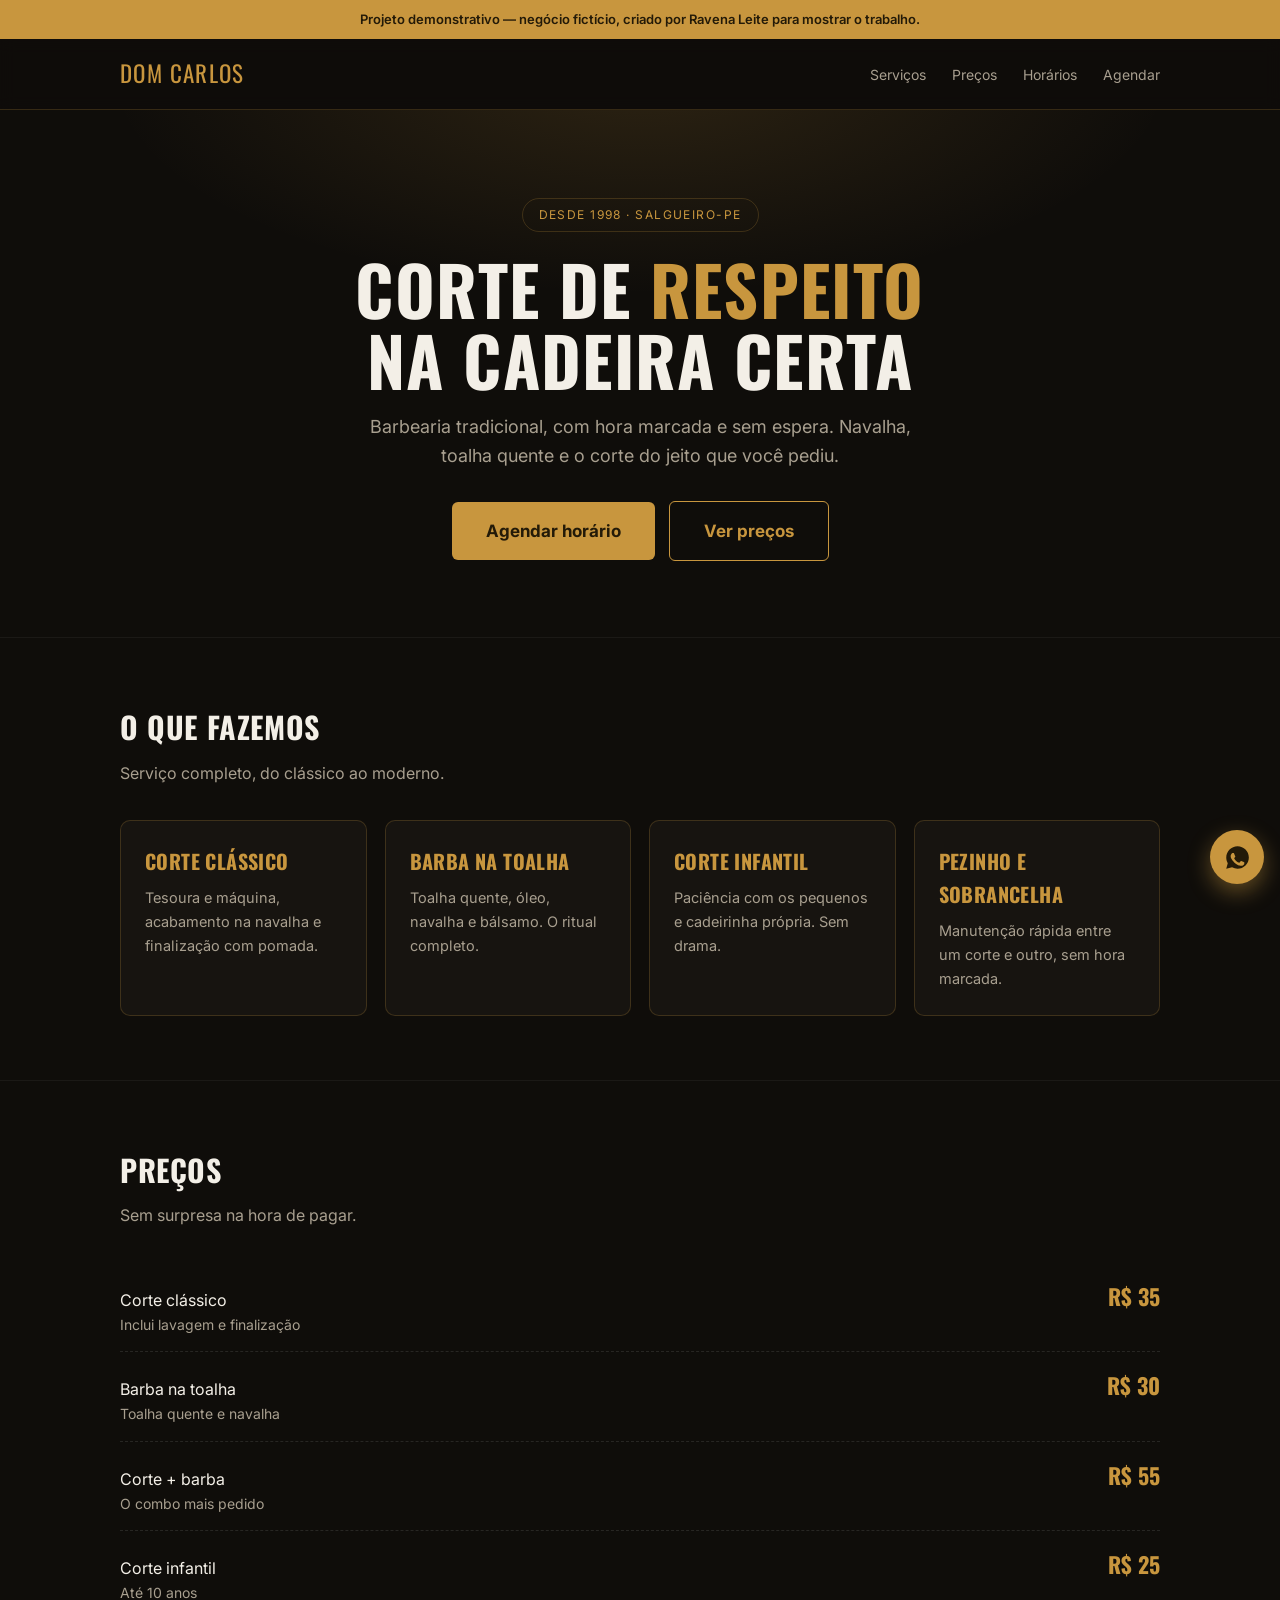
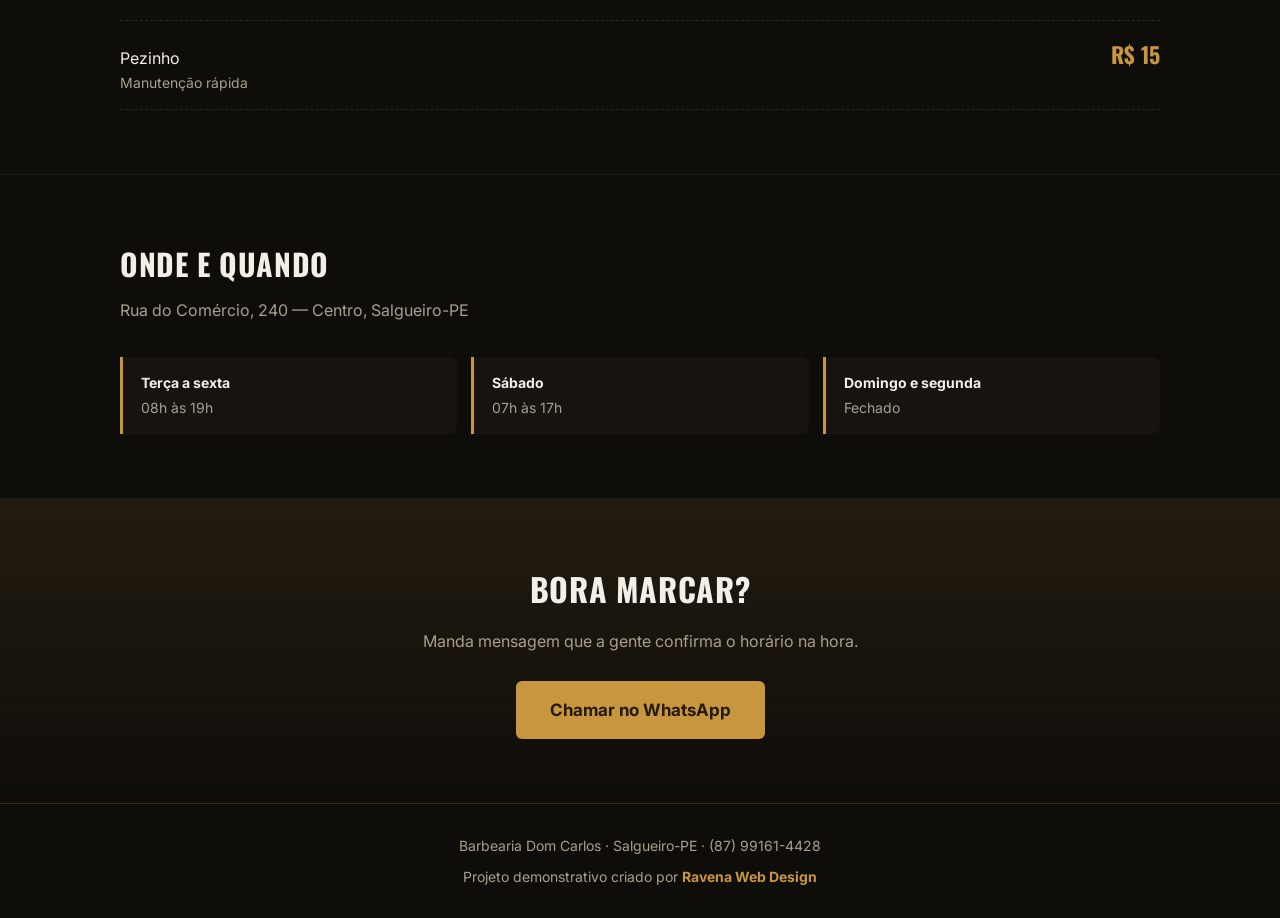
<file: demos/barbearia-dom-carlos.html>
<!DOCTYPE html>
<html lang="pt-BR">
<head>
<meta charset="UTF-8">
<meta name="viewport" content="width=device-width, initial-scale=1.0">
<title>Barbearia Dom Carlos | Corte e Barba em Salgueiro-PE</title>
<meta name="description" content="Barbearia tradicional em Salgueiro-PE. Corte, barba e navalha com hora marcada. Agende pelo WhatsApp.">

<!-- Projeto demonstrativo: fora do índice do Google para não ser confundido com negócio real -->
<meta name="robots" content="noindex, nofollow">

<!-- Pré-visualização ao compartilhar o link no WhatsApp e redes -->
<meta property="og:type" content="website">
<meta property="og:locale" content="pt_BR">
<meta property="og:title" content="Barbearia Dom Carlos | Salgueiro-PE">
<meta property="og:description" content="Corte, barba e navalha com hora marcada. Agende pelo WhatsApp.">
<meta property="og:url" content="https://ravena-web-design-oficial.netlify.app/demos/barbearia-dom-carlos.html">
<meta property="og:image" content="https://ravena-web-design-oficial.netlify.app/demos/og-barbearia.png">
<meta property="og:image:width" content="1200">
<meta property="og:image:height" content="630">
<meta name="twitter:card" content="summary_large_image">
<meta name="twitter:title" content="Barbearia Dom Carlos | Salgueiro-PE">
<meta name="twitter:image" content="https://ravena-web-design-oficial.netlify.app/demos/og-barbearia.png">
<link rel="canonical" href="https://ravena-web-design-oficial.netlify.app/demos/barbearia-dom-carlos.html">
<meta name="theme-color" content="#0f0d0a">
<link rel="preconnect" href="https://fonts.googleapis.com">
<link rel="preconnect" href="https://fonts.gstatic.com" crossorigin>
<link href="https://fonts.googleapis.com/css2?family=Inter:wght@400;500;600;700&family=Oswald:wght@500;700&display=swap" rel="stylesheet">
<style>
  :root{
    --bg:#0f0d0a; --surface:#171410; --gold:#c8963e; --gold-claro:#e0b055;
    --gold-rgb:200,150,62; --texto:#f3efe7; --suave:#a89f8f; --linha:rgba(200,150,62,.22);
  }
  *{margin:0;padding:0;box-sizing:border-box}
  html{scroll-behavior:smooth}
  body{background:var(--bg);color:var(--texto);font-family:'Inter',sans-serif;line-height:1.65;-webkit-tap-highlight-color:transparent}
  h1,h2,h3{font-family:'Oswald',sans-serif;font-weight:700;letter-spacing:.02em;text-transform:uppercase}
  .container{max-width:1080px;margin:0 auto;padding:0 20px}
  a{color:inherit}

  .aviso{background:var(--gold);color:#231a08;text-align:center;padding:9px 16px;font-size:13px;font-weight:600}

  header{border-bottom:1px solid var(--linha);background:rgba(15,13,10,.92);position:sticky;top:0;z-index:20;backdrop-filter:blur(8px);-webkit-backdrop-filter:blur(8px)}
  .barra{display:flex;align-items:center;justify-content:space-between;gap:16px;padding:16px 20px;max-width:1080px;margin:0 auto}
  .logo{font-family:'Oswald',sans-serif;font-size:23px;color:var(--gold);text-transform:uppercase;letter-spacing:.06em}
  nav a{margin-left:22px;font-size:14px;color:var(--suave);text-decoration:none}
  nav a:hover{color:var(--gold-claro)}
  @media(max-width:640px){nav{display:none}}

  .hero{padding:88px 0 76px;text-align:center;background:
    radial-gradient(760px 320px at 50% -40px, rgba(var(--gold-rgb),.16), transparent 70%)}
  .selo{display:inline-block;border:1px solid var(--linha);color:var(--gold);border-radius:40px;padding:6px 16px;font-size:12px;letter-spacing:.12em;text-transform:uppercase;margin-bottom:22px}
  .hero h1{font-size:clamp(38px,7vw,68px);line-height:1.04;margin-bottom:16px}
  .hero h1 span{color:var(--gold)}
  .hero p{color:var(--suave);font-size:18px;max-width:52ch;margin:0 auto 30px}

  .btn{display:inline-block;background:var(--gold);color:#231a08;font-weight:700;font-size:17px;padding:15px 34px;border-radius:6px;text-decoration:none;transition:.25s}
  .btn:hover{background:var(--gold-claro);transform:translateY(-2px)}
  .btn-vazado{background:transparent;color:var(--gold);border:1px solid var(--gold);margin-left:10px}
  .btn-vazado:hover{background:rgba(var(--gold-rgb),.12);color:var(--gold-claro)}

  section{padding:64px 0;border-top:1px solid rgba(255,255,255,.05)}
  .titulo{font-size:30px;margin-bottom:8px}
  .sub{color:var(--suave);margin-bottom:34px}

  .grade{display:grid;grid-template-columns:repeat(auto-fit,minmax(230px,1fr));gap:18px}
  .card{background:var(--surface);border:1px solid var(--linha);border-radius:10px;padding:24px;transition:.25s}
  .card:hover{transform:translateY(-4px);border-color:rgba(var(--gold-rgb),.55)}
  .card h3{font-size:20px;color:var(--gold);margin-bottom:8px}
  .card p{color:var(--suave);font-size:14.5px}

  .preco-linha{display:flex;justify-content:space-between;align-items:baseline;gap:14px;padding:15px 0;border-bottom:1px dashed rgba(255,255,255,.1)}
  .preco-linha strong{font-family:'Oswald',sans-serif;font-size:22px;color:var(--gold);white-space:nowrap}
  .preco-linha span{color:var(--suave);font-size:14px;display:block}

  .horarios{display:grid;grid-template-columns:repeat(auto-fit,minmax(200px,1fr));gap:14px;margin-top:22px}
  .horarios div{background:var(--surface);border-left:3px solid var(--gold);padding:14px 18px;border-radius:0 8px 8px 0}
  .horarios b{display:block;font-size:14px}
  .horarios span{color:var(--suave);font-size:14px}

  .fechamento{text-align:center;background:linear-gradient(180deg,rgba(var(--gold-rgb),.10),transparent)}
  .fechamento h2{font-size:32px;margin-bottom:12px}
  .fechamento p{color:var(--suave);margin-bottom:26px}

  footer{border-top:1px solid var(--linha);padding:30px 20px;text-align:center;color:var(--suave);font-size:14px}
  .assinatura{margin-top:8px}
  footer b{color:var(--gold)}

  .zap{position:fixed;right:16px;bottom:16px;width:54px;height:54px;border-radius:50%;background:var(--gold);color:#231a08;display:flex;align-items:center;justify-content:center;box-shadow:0 8px 22px rgba(var(--gold-rgb),.45);z-index:40;transition:transform .25s}
  .zap:hover{transform:scale(1.08)}
</style>

<script type="application/ld+json">
{
  "@context": "https://schema.org",
  "@type": "HairSalon",
  "name": "Barbearia Dom Carlos",
  "description": "Barbearia tradicional em Salgueiro-PE. Corte, barba e navalha com hora marcada.",
  "telephone": "+5587991614428",
  "priceRange": "R$ 15 - R$ 55",
  "areaServed": "Salgueiro, PE",
  "address": {
    "@type": "PostalAddress",
    "streetAddress": "Rua do Comércio, 240 - Centro",
    "addressLocality": "Salgueiro",
    "addressRegion": "PE",
    "addressCountry": "BR"
  },
  "openingHours": [
    "Tu-Fr 08:00-19:00",
    "Sa 07:00-17:00"
  ]
}
</script>
</head>
<body>

<p class="aviso">Projeto demonstrativo — negócio fictício, criado por Ravena Leite para mostrar o trabalho.</p>

<header>
  <div class="barra">
    <span class="logo">Dom Carlos</span>
    <nav>
      <a href="#servicos">Serviços</a>
      <a href="#precos">Preços</a>
      <a href="#horarios">Horários</a>
      <a href="#agendar">Agendar</a>
    </nav>
  </div>
</header>

<main>

<div class="hero">
  <div class="container">
    <span class="selo">Desde 1998 · Salgueiro-PE</span>
    <h1>Corte de <span>respeito</span><br>na cadeira certa</h1>
    <p>Barbearia tradicional, com hora marcada e sem espera. Navalha, toalha quente e o corte do jeito que você pediu.</p>
    <a href="#agendar" class="btn">Agendar horário</a>
    <a href="#precos" class="btn btn-vazado">Ver preços</a>
  </div>
</div>

<section id="servicos">
  <div class="container">
    <h2 class="titulo">O que fazemos</h2>
    <p class="sub">Serviço completo, do clássico ao moderno.</p>
    <div class="grade">
      <div class="card"><h3>Corte clássico</h3><p>Tesoura e máquina, acabamento na navalha e finalização com pomada.</p></div>
      <div class="card"><h3>Barba na toalha</h3><p>Toalha quente, óleo, navalha e bálsamo. O ritual completo.</p></div>
      <div class="card"><h3>Corte infantil</h3><p>Paciência com os pequenos e cadeirinha própria. Sem drama.</p></div>
      <div class="card"><h3>Pezinho e sobrancelha</h3><p>Manutenção rápida entre um corte e outro, sem hora marcada.</p></div>
    </div>
  </div>
</section>

<section id="precos">
  <div class="container">
    <h2 class="titulo">Preços</h2>
    <p class="sub">Sem surpresa na hora de pagar.</p>
    <div class="preco-linha"><div>Corte clássico<span>Inclui lavagem e finalização</span></div><strong>R$ 35</strong></div>
    <div class="preco-linha"><div>Barba na toalha<span>Toalha quente e navalha</span></div><strong>R$ 30</strong></div>
    <div class="preco-linha"><div>Corte + barba<span>O combo mais pedido</span></div><strong>R$ 55</strong></div>
    <div class="preco-linha"><div>Corte infantil<span>Até 10 anos</span></div><strong>R$ 25</strong></div>
    <div class="preco-linha"><div>Pezinho<span>Manutenção rápida</span></div><strong>R$ 15</strong></div>
  </div>
</section>

<section id="horarios">
  <div class="container">
    <h2 class="titulo">Onde e quando</h2>
    <p class="sub">Rua do Comércio, 240 — Centro, Salgueiro-PE</p>
    <div class="horarios">
      <div><b>Terça a sexta</b><span>08h às 19h</span></div>
      <div><b>Sábado</b><span>07h às 17h</span></div>
      <div><b>Domingo e segunda</b><span>Fechado</span></div>
    </div>
  </div>
</section>

<section class="fechamento" id="agendar">
  <div class="container">
    <h2>Bora marcar?</h2>
    <p>Manda mensagem que a gente confirma o horário na hora.</p>
    <a href="https://wa.me/5587991614428" class="btn">Chamar no WhatsApp</a>
  </div>
</section>

</main>

<footer>
  <p>Barbearia Dom Carlos · Salgueiro-PE · (87) 99161-4428</p>
  <p class="assinatura">Projeto demonstrativo criado por <b>Ravena Web Design</b></p>
</footer>

<a class="zap" href="https://wa.me/5587991614428" aria-label="Chamar no WhatsApp">
  <svg viewBox="0 0 24 24" width="27" height="27" aria-hidden="true"><path fill="currentColor" d="M12.04 2C6.5 2 2 6.5 2 12.04c0 1.77.46 3.5 1.34 5.03L2 22.06l5.14-1.35a10 10 0 0 0 4.9 1.27c5.54 0 10.04-4.5 10.04-10.04C22.08 6.5 17.58 2 12.04 2zm5.85 15.89c-.25.7-1.47 1.37-2.02 1.45-.52.08-1.17.11-1.89-.12-.43-.14-.99-.33-1.71-.63-3.01-1.3-4.97-4.33-5.12-4.53-.15-.2-1.23-1.63-1.23-3.11 0-1.48.78-2.21 1.05-2.51.28-.3.61-.38.81-.38h.58c.19 0 .44-.07.69.53.25.6.86 2.09.94 2.24.07.15.12.33.02.53-.1.2-.15.32-.3.5-.15.17-.31.38-.44.51-.15.15-.3.31-.13.61.17.3.77 1.27 1.66 2.06 1.14 1.01 2.1 1.32 2.4 1.47.3.15.47.13.65-.08.17-.2.75-.87.95-1.17.2-.3.4-.25.67-.15.27.1 1.73.82 2.03.97.3.15.5.22.57.35.08.13.08.72-.17 1.42z"/></svg>
</a>

</body>
</html>
</file>
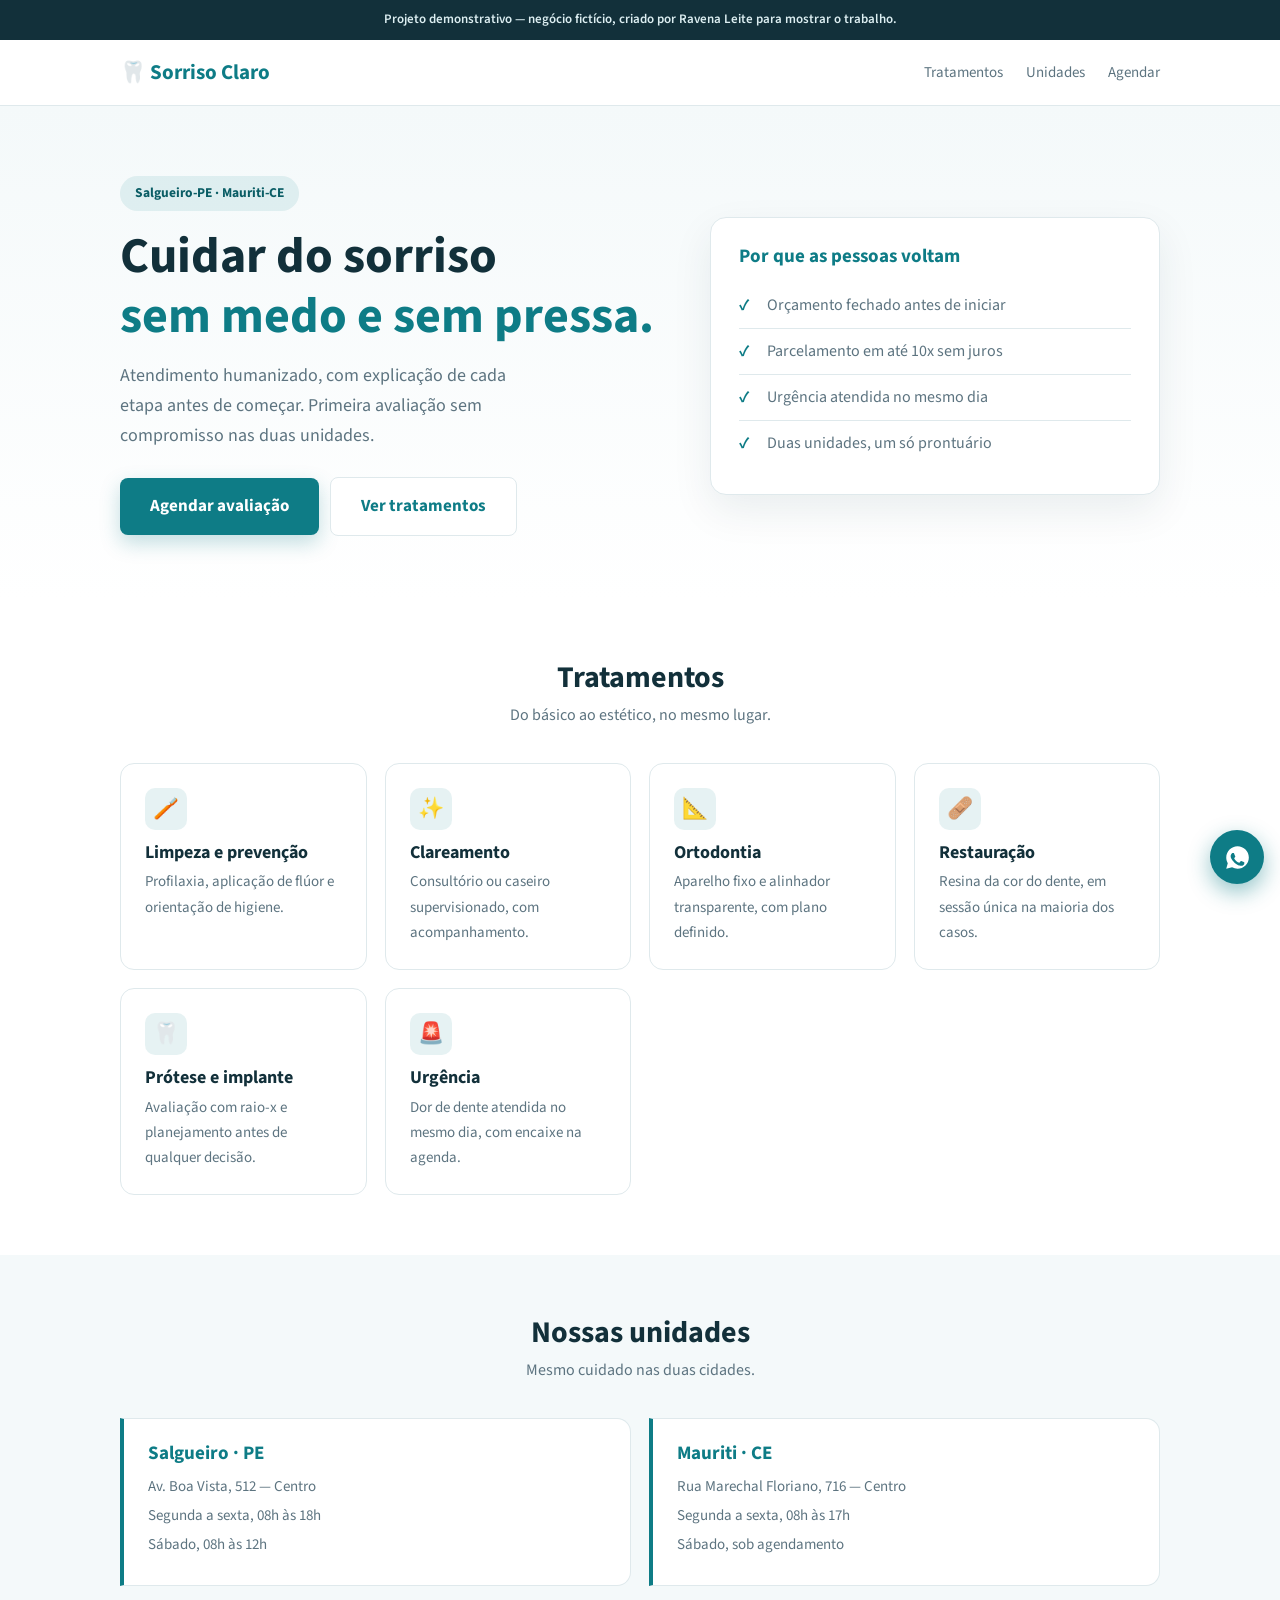
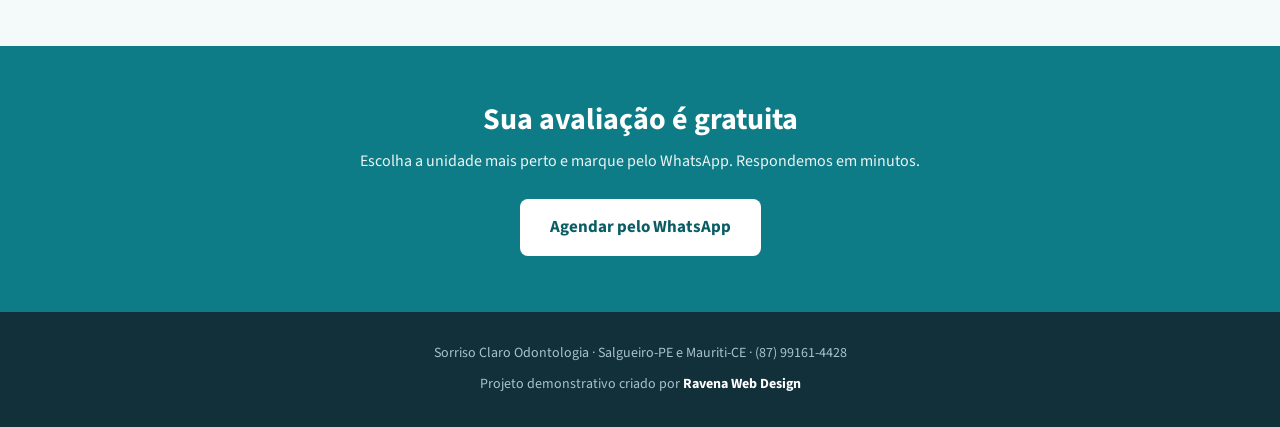
<file: demos/clinica-sorriso-claro.html>
<!DOCTYPE html>
<html lang="pt-BR">
<head>
<meta charset="UTF-8">
<meta name="viewport" content="width=device-width, initial-scale=1.0">
<title>Sorriso Claro Odontologia | Salgueiro-PE e Mauriti-CE</title>
<meta name="description" content="Clínica odontológica com unidades em Salgueiro-PE e Mauriti-CE. Limpeza, clareamento, ortodontia e urgência. Agende sua avaliação.">

<!-- Projeto demonstrativo: fora do índice do Google para não ser confundido com negócio real -->
<meta name="robots" content="noindex, nofollow">

<!-- Pré-visualização ao compartilhar o link no WhatsApp e redes -->
<meta property="og:type" content="website">
<meta property="og:locale" content="pt_BR">
<meta property="og:title" content="Sorriso Claro Odontologia | Salgueiro-PE e Mauriti-CE">
<meta property="og:description" content="Avaliação gratuita, orçamento fechado e urgência no mesmo dia.">
<meta property="og:url" content="https://ravena-web-design-oficial.netlify.app/demos/clinica-sorriso-claro.html">
<meta property="og:image" content="https://ravena-web-design-oficial.netlify.app/demos/og-clinica.png">
<meta property="og:image:width" content="1200">
<meta property="og:image:height" content="630">
<meta name="twitter:card" content="summary_large_image">
<meta name="twitter:title" content="Sorriso Claro Odontologia | Salgueiro-PE e Mauriti-CE">
<meta name="twitter:image" content="https://ravena-web-design-oficial.netlify.app/demos/og-clinica.png">
<link rel="canonical" href="https://ravena-web-design-oficial.netlify.app/demos/clinica-sorriso-claro.html">
<meta name="theme-color" content="#0e7c86">
<link rel="preconnect" href="https://fonts.googleapis.com">
<link rel="preconnect" href="https://fonts.gstatic.com" crossorigin>
<link href="https://fonts.googleapis.com/css2?family=Source+Sans+3:wght@400;600;700&display=swap" rel="stylesheet">
<style>
  :root{
    --branco:#ffffff; --gelo:#f4f9fa; --teal:#0e7c86; --teal-escuro:#0a5d65;
    --teal-rgb:14,124,134; --marinho:#12303a; --suave:#5d7480; --linha:#dfe9ec;
  }
  *{margin:0;padding:0;box-sizing:border-box}
  html{scroll-behavior:smooth}
  body{background:var(--branco);color:var(--marinho);font-family:'Source Sans 3',sans-serif;line-height:1.68;-webkit-tap-highlight-color:transparent}
  h1,h2,h3{font-weight:700;line-height:1.2}
  .container{max-width:1080px;margin:0 auto;padding:0 20px}
  a{color:inherit}

  .aviso{background:var(--marinho);color:#dceef1;text-align:center;padding:9px 16px;font-size:13px;font-weight:600}

  header{background:var(--branco);border-bottom:1px solid var(--linha);position:sticky;top:0;z-index:20}
  .barra{display:flex;align-items:center;justify-content:space-between;gap:16px;padding:15px 20px;max-width:1080px;margin:0 auto}
  .logo{font-size:21px;font-weight:700;color:var(--teal);display:flex;align-items:center;gap:8px}
  nav a{margin-left:20px;font-size:15px;color:var(--suave);text-decoration:none}
  nav a:hover{color:var(--teal)}
  @media(max-width:700px){nav{display:none}}

  .hero{background:linear-gradient(180deg,var(--gelo),var(--branco));padding:70px 0 64px}
  .hero-grade{display:grid;grid-template-columns:1.1fr .9fr;gap:40px;align-items:center}
  @media(max-width:780px){.hero-grade{grid-template-columns:1fr}}
  .tag{display:inline-block;background:rgba(var(--teal-rgb),.1);color:var(--teal-escuro);border-radius:30px;padding:6px 15px;font-size:13.5px;font-weight:700;margin-bottom:16px}
  .hero h1{font-size:clamp(32px,5.4vw,50px);margin-bottom:14px}
  .hero h1 em{color:var(--teal);font-style:normal}
  .hero p{color:var(--suave);font-size:18px;margin-bottom:26px;max-width:48ch}

  .btn{display:inline-block;background:var(--teal);color:#fff;font-weight:700;font-size:17px;padding:14px 30px;border-radius:8px;text-decoration:none;transition:.25s;box-shadow:0 8px 20px rgba(var(--teal-rgb),.25)}
  .btn:hover{background:var(--teal-escuro);transform:translateY(-2px)}
  .btn-claro{background:#fff;color:var(--teal);border:1px solid var(--linha);box-shadow:none;margin-left:8px}
  .btn-claro:hover{background:var(--gelo);color:var(--teal-escuro)}

  .destaque{background:var(--branco);border:1px solid var(--linha);border-radius:16px;padding:28px;box-shadow:0 16px 40px rgba(18,48,58,.08)}
  .destaque h2{color:var(--teal);font-size:19px;margin-bottom:14px}
  .destaque li{list-style:none;padding:9px 0 9px 28px;position:relative;color:var(--suave);border-bottom:1px solid var(--linha)}
  .destaque li:last-child{border-bottom:none}
  .destaque li::before{content:"✓";position:absolute;left:0;top:9px;color:var(--teal);font-weight:700}

  section{padding:60px 0}
  .gelo{background:var(--gelo)}
  .titulo{font-size:30px;margin-bottom:6px;text-align:center}
  .sub{color:var(--suave);margin-bottom:34px;text-align:center}

  .grade{display:grid;grid-template-columns:repeat(auto-fit,minmax(235px,1fr));gap:18px}
  .card{background:var(--branco);border:1px solid var(--linha);border-radius:14px;padding:24px;transition:.25s}
  .card:hover{transform:translateY(-4px);box-shadow:0 14px 34px rgba(18,48,58,.1);border-color:rgba(var(--teal-rgb),.4)}
  .icone{width:42px;height:42px;border-radius:10px;background:rgba(var(--teal-rgb),.1);display:flex;align-items:center;justify-content:center;font-size:21px;margin-bottom:12px}
  .card h3{font-size:18px;margin-bottom:6px}
  .card p{color:var(--suave);font-size:15px}

  .unidades{display:grid;grid-template-columns:1fr 1fr;gap:18px}
  @media(max-width:700px){.unidades{grid-template-columns:1fr}}
  .unidade{background:var(--branco);border:1px solid var(--linha);border-left:4px solid var(--teal);border-radius:0 14px 14px 0;padding:24px}
  .unidade h3{font-size:19px;color:var(--teal);margin-bottom:8px}
  .unidade p{color:var(--suave);font-size:15px;margin-bottom:4px}

  .fechamento{background:var(--teal);color:#fff;text-align:center;padding:56px 0}
  .fechamento h2{font-size:30px;margin-bottom:10px}
  .fechamento p{opacity:.92;margin-bottom:24px}
  .fechamento .btn{background:#fff;color:var(--teal-escuro);box-shadow:none}
  .fechamento .btn:hover{background:var(--gelo)}

  footer{background:var(--marinho);color:#a8c2cb;padding:30px 20px;text-align:center;font-size:14px}
  .assinatura{margin-top:8px}
  footer b{color:#fff}

  .zap{position:fixed;right:16px;bottom:16px;width:54px;height:54px;border-radius:50%;background:var(--teal);color:#fff;display:flex;align-items:center;justify-content:center;box-shadow:0 8px 22px rgba(var(--teal-rgb),.45);z-index:40;transition:transform .25s}
  .zap:hover{transform:scale(1.08)}
</style>

<script type="application/ld+json">
{
  "@context": "https://schema.org",
  "@type": "Dentist",
  "name": "Sorriso Claro Odontologia",
  "description": "Clínica odontológica com unidades em Salgueiro-PE e Mauriti-CE.",
  "telephone": "+5587991614428",
  "priceRange": "$$",
  "address": [
    {
      "@type": "PostalAddress",
      "streetAddress": "Av. Boa Vista, 512 - Centro",
      "addressLocality": "Salgueiro",
      "addressRegion": "PE",
      "addressCountry": "BR"
    },
    {
      "@type": "PostalAddress",
      "streetAddress": "Rua Marechal Floriano, 716 - Centro",
      "addressLocality": "Mauriti",
      "addressRegion": "CE",
      "addressCountry": "BR"
    }
  ],
  "openingHours": [
    "Mo-Fr 08:00-18:00"
  ]
}
</script>
</head>
<body>

<p class="aviso">Projeto demonstrativo — negócio fictício, criado por Ravena Leite para mostrar o trabalho.</p>

<header>
  <div class="barra">
    <span class="logo">🦷 Sorriso Claro</span>
    <nav>
      <a href="#tratamentos">Tratamentos</a>
      <a href="#unidades">Unidades</a>
      <a href="#agendar">Agendar</a>
    </nav>
  </div>
</header>

<main>

<div class="hero">
  <div class="container hero-grade">
    <div>
      <span class="tag">Salgueiro-PE · Mauriti-CE</span>
      <h1>Cuidar do sorriso<br><em>sem medo e sem pressa.</em></h1>
      <p>Atendimento humanizado, com explicação de cada etapa antes de começar. Primeira avaliação sem compromisso nas duas unidades.</p>
      <a href="#agendar" class="btn">Agendar avaliação</a>
      <a href="#tratamentos" class="btn btn-claro">Ver tratamentos</a>
    </div>
    <div class="destaque">
      <h2>Por que as pessoas voltam</h2>
      <ul>
        <li>Orçamento fechado antes de iniciar</li>
        <li>Parcelamento em até 10x sem juros</li>
        <li>Urgência atendida no mesmo dia</li>
        <li>Duas unidades, um só prontuário</li>
      </ul>
    </div>
  </div>
</div>

<section id="tratamentos">
  <div class="container">
    <h2 class="titulo">Tratamentos</h2>
    <p class="sub">Do básico ao estético, no mesmo lugar.</p>
    <div class="grade">
      <div class="card"><div class="icone">🪥</div><h3>Limpeza e prevenção</h3><p>Profilaxia, aplicação de flúor e orientação de higiene.</p></div>
      <div class="card"><div class="icone">✨</div><h3>Clareamento</h3><p>Consultório ou caseiro supervisionado, com acompanhamento.</p></div>
      <div class="card"><div class="icone">📐</div><h3>Ortodontia</h3><p>Aparelho fixo e alinhador transparente, com plano definido.</p></div>
      <div class="card"><div class="icone">🩹</div><h3>Restauração</h3><p>Resina da cor do dente, em sessão única na maioria dos casos.</p></div>
      <div class="card"><div class="icone">🦷</div><h3>Prótese e implante</h3><p>Avaliação com raio-x e planejamento antes de qualquer decisão.</p></div>
      <div class="card"><div class="icone">🚨</div><h3>Urgência</h3><p>Dor de dente atendida no mesmo dia, com encaixe na agenda.</p></div>
    </div>
  </div>
</section>

<section class="gelo" id="unidades">
  <div class="container">
    <h2 class="titulo">Nossas unidades</h2>
    <p class="sub">Mesmo cuidado nas duas cidades.</p>
    <div class="unidades">
      <div class="unidade">
        <h3>Salgueiro · PE</h3>
        <p>Av. Boa Vista, 512 — Centro</p>
        <p>Segunda a sexta, 08h às 18h</p>
        <p>Sábado, 08h às 12h</p>
      </div>
      <div class="unidade">
        <h3>Mauriti · CE</h3>
        <p>Rua Marechal Floriano, 716 — Centro</p>
        <p>Segunda a sexta, 08h às 17h</p>
        <p>Sábado, sob agendamento</p>
      </div>
    </div>
  </div>
</section>

<div class="fechamento" id="agendar">
  <div class="container">
    <h2>Sua avaliação é gratuita</h2>
    <p>Escolha a unidade mais perto e marque pelo WhatsApp. Respondemos em minutos.</p>
    <a href="https://wa.me/5587991614428" class="btn">Agendar pelo WhatsApp</a>
  </div>
</div>

</main>

<footer>
  <p>Sorriso Claro Odontologia · Salgueiro-PE e Mauriti-CE · (87) 99161-4428</p>
  <p class="assinatura">Projeto demonstrativo criado por <b>Ravena Web Design</b></p>
</footer>

<a class="zap" href="https://wa.me/5587991614428" aria-label="Agendar pelo WhatsApp">
  <svg viewBox="0 0 24 24" width="27" height="27" aria-hidden="true"><path fill="currentColor" d="M12.04 2C6.5 2 2 6.5 2 12.04c0 1.77.46 3.5 1.34 5.03L2 22.06l5.14-1.35a10 10 0 0 0 4.9 1.27c5.54 0 10.04-4.5 10.04-10.04C22.08 6.5 17.58 2 12.04 2zm5.85 15.89c-.25.7-1.47 1.37-2.02 1.45-.52.08-1.17.11-1.89-.12-.43-.14-.99-.33-1.71-.63-3.01-1.3-4.97-4.33-5.12-4.53-.15-.2-1.23-1.63-1.23-3.11 0-1.48.78-2.21 1.05-2.51.28-.3.61-.38.81-.38h.58c.19 0 .44-.07.69.53.25.6.86 2.09.94 2.24.07.15.12.33.02.53-.1.2-.15.32-.3.5-.15.17-.31.38-.44.51-.15.15-.3.31-.13.61.17.3.77 1.27 1.66 2.06 1.14 1.01 2.1 1.32 2.4 1.47.3.15.47.13.65-.08.17-.2.75-.87.95-1.17.2-.3.4-.25.67-.15.27.1 1.73.82 2.03.97.3.15.5.22.57.35.08.13.08.72-.17 1.42z"/></svg>
</a>

</body>
</html>
</file>
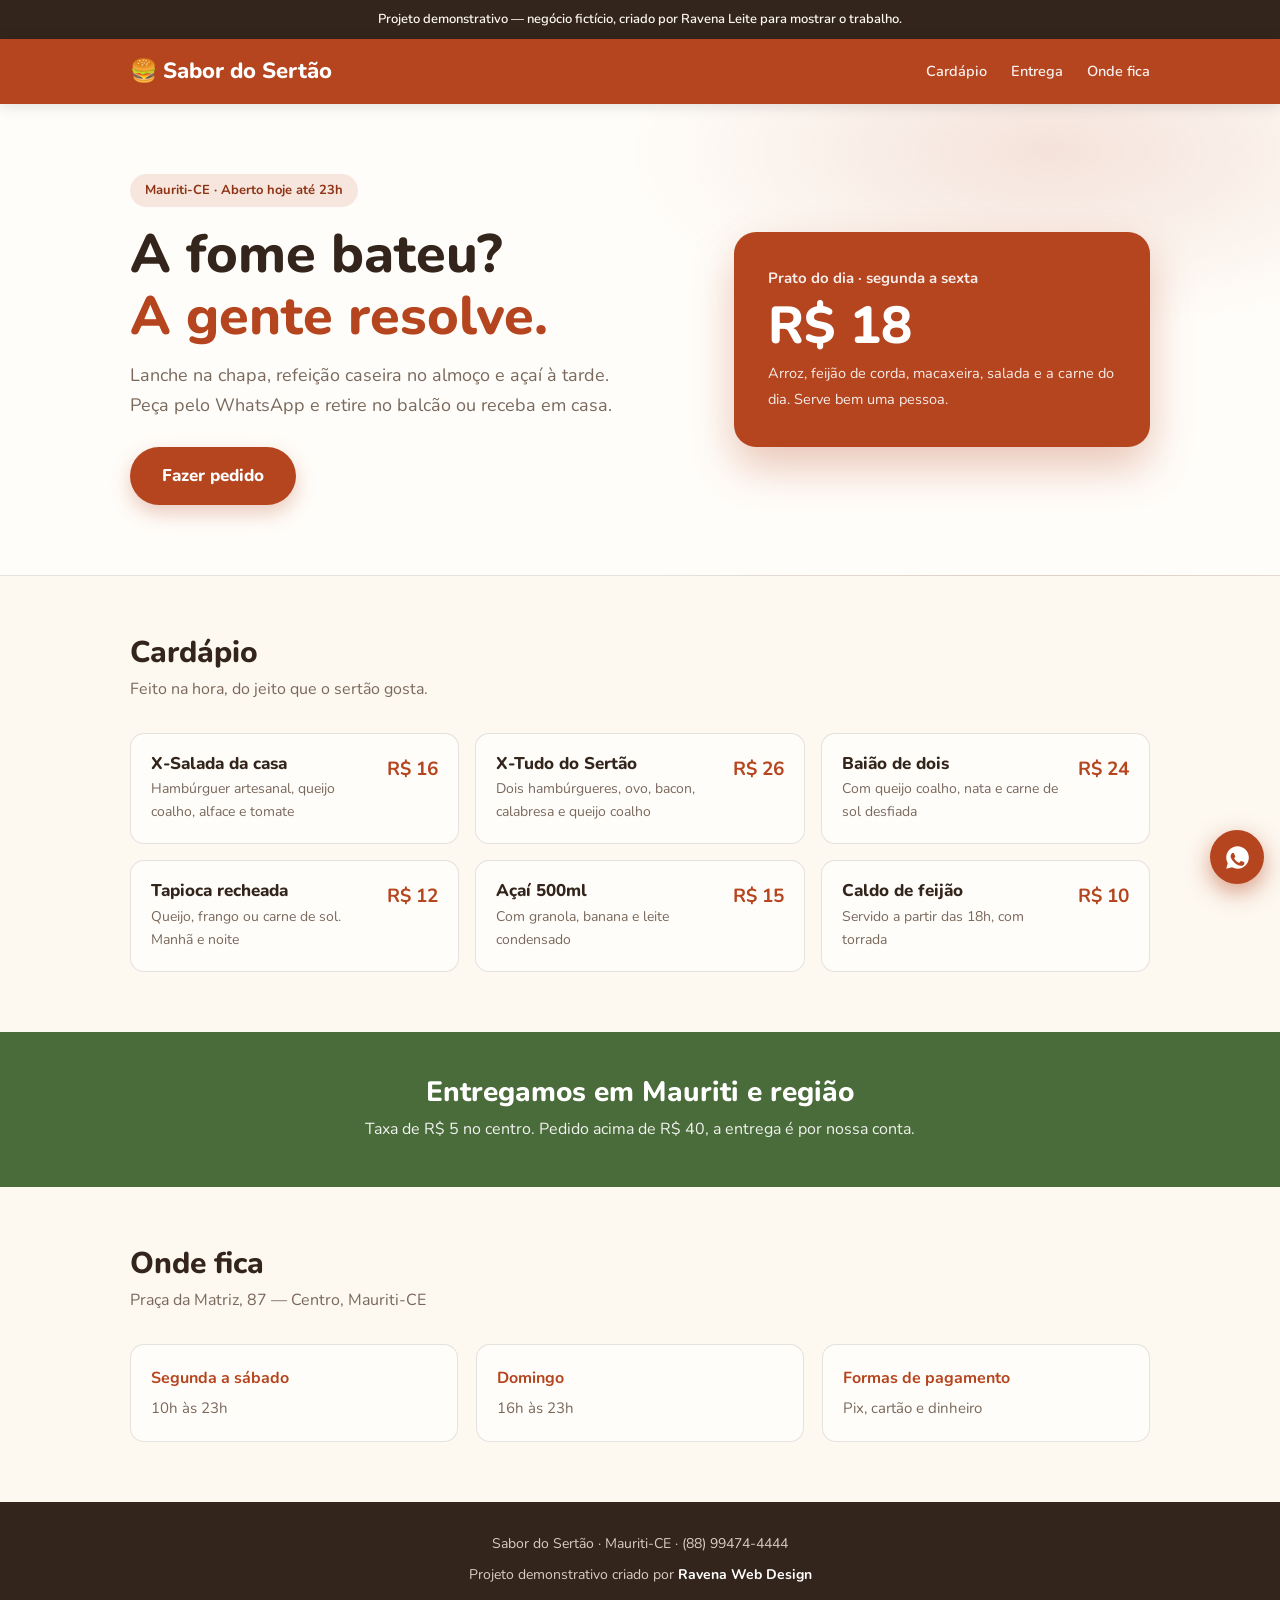
<file: demos/lanchonete-sabor-do-sertao.html>
<!DOCTYPE html>
<html lang="pt-BR">
<head>
<meta charset="UTF-8">
<meta name="viewport" content="width=device-width, initial-scale=1.0">
<title>Sabor do Sertão | Lanches e Refeições em Mauriti-CE</title>
<meta name="description" content="Lanchonete em Mauriti-CE. Lanches, refeição do dia e açaí. Peça pelo WhatsApp e retire ou receba em casa.">

<!-- Projeto demonstrativo: fora do índice do Google para não ser confundido com negócio real -->
<meta name="robots" content="noindex, nofollow">

<!-- Pré-visualização ao compartilhar o link no WhatsApp e redes -->
<meta property="og:type" content="website">
<meta property="og:locale" content="pt_BR">
<meta property="og:title" content="Sabor do Sertão | Mauriti-CE">
<meta property="og:description" content="Lanches, refeição do dia e açaí. Peça pelo WhatsApp e receba em casa.">
<meta property="og:url" content="https://ravena-web-design-oficial.netlify.app/demos/lanchonete-sabor-do-sertao.html">
<meta property="og:image" content="https://ravena-web-design-oficial.netlify.app/demos/og-lanchonete.png">
<meta property="og:image:width" content="1200">
<meta property="og:image:height" content="630">
<meta name="twitter:card" content="summary_large_image">
<meta name="twitter:title" content="Sabor do Sertão | Mauriti-CE">
<meta name="twitter:image" content="https://ravena-web-design-oficial.netlify.app/demos/og-lanchonete.png">
<link rel="canonical" href="https://ravena-web-design-oficial.netlify.app/demos/lanchonete-sabor-do-sertao.html">
<meta name="theme-color" content="#b5451f">
<link rel="preconnect" href="https://fonts.googleapis.com">
<link rel="preconnect" href="https://fonts.gstatic.com" crossorigin>
<link href="https://fonts.googleapis.com/css2?family=Nunito:wght@400;600;700;800&display=swap" rel="stylesheet">
<style>
  :root{
    --creme:#fdf8f0; --papel:#fffdf9; --terra:#b5451f; --terra-escuro:#8f3315;
    --terra-rgb:181,69,31; --verde:#4a6b3a; --tinta:#33251c; --suave:#7a685c;
    --linha:rgba(51,37,28,.12);
  }
  *{margin:0;padding:0;box-sizing:border-box}
  html{scroll-behavior:smooth}
  body{background:var(--creme);color:var(--tinta);font-family:'Nunito',sans-serif;line-height:1.65;-webkit-tap-highlight-color:transparent}
  h1,h2,h3{font-weight:800;line-height:1.15}
  .container{max-width:1060px;margin:0 auto;padding:0 20px}
  a{color:inherit}

  .aviso{background:var(--tinta);color:var(--creme);text-align:center;padding:9px 16px;font-size:13px;font-weight:600}

  header{background:var(--terra);color:#fff;position:sticky;top:0;z-index:20;box-shadow:0 2px 14px rgba(0,0,0,.12)}
  .barra{display:flex;align-items:center;justify-content:space-between;gap:16px;padding:14px 20px;max-width:1060px;margin:0 auto}
  .logo{font-size:22px;font-weight:800;display:flex;align-items:center;gap:9px}
  nav a{margin-left:20px;font-size:14.5px;font-weight:600;text-decoration:none;opacity:.92}
  nav a:hover{opacity:1;text-decoration:underline}
  @media(max-width:640px){nav{display:none}}

  .hero{padding:70px 0;background:
     radial-gradient(600px 260px at 82% 10%, rgba(var(--terra-rgb),.14), transparent 70%),
     var(--papel);
     border-bottom:1px solid var(--linha)}
  .hero-grade{display:grid;grid-template-columns:1.15fr .85fr;gap:40px;align-items:center}
  @media(max-width:760px){.hero-grade{grid-template-columns:1fr;text-align:center}}
  .tag{display:inline-block;background:rgba(var(--terra-rgb),.12);color:var(--terra-escuro);border-radius:30px;padding:6px 15px;font-size:13px;font-weight:700;margin-bottom:16px}
  .hero h1{font-size:clamp(34px,6vw,54px);margin-bottom:14px}
  .hero h1 em{color:var(--terra);font-style:normal}
  .hero p{color:var(--suave);font-size:18px;margin-bottom:26px;max-width:46ch}
  @media(max-width:760px){.hero p{margin-left:auto;margin-right:auto}}

  .btn{display:inline-block;background:var(--terra);color:#fff;font-weight:800;font-size:17px;padding:15px 32px;border-radius:40px;text-decoration:none;transition:.25s;box-shadow:0 8px 20px rgba(var(--terra-rgb),.28)}
  .btn:hover{background:var(--terra-escuro);transform:translateY(-2px)}

  .prato{background:var(--terra);border-radius:22px;padding:34px;color:#fff;box-shadow:0 20px 44px rgba(var(--terra-rgb),.3)}
  .prato b{display:block;font-size:15px;opacity:.9;font-weight:700}
  .prato .valor{font-size:52px;font-weight:800;line-height:1.1;margin:6px 0}
  .prato small{opacity:.9;font-size:14.5px}

  section{padding:60px 0}
  .titulo{font-size:30px;margin-bottom:6px}
  .sub{color:var(--suave);margin-bottom:30px}

  .cardapio{display:grid;grid-template-columns:repeat(auto-fit,minmax(280px,1fr));gap:16px}
  .item{background:var(--papel);border:1px solid var(--linha);border-radius:14px;padding:20px;display:flex;justify-content:space-between;gap:16px;transition:.2s}
  .item:hover{transform:translateY(-3px);box-shadow:0 10px 26px rgba(51,37,28,.1)}
  .item h3{font-size:17px;margin-bottom:4px}
  .item p{color:var(--suave);font-size:14px}
  .item strong{color:var(--terra);font-size:19px;white-space:nowrap}

  .faixa{background:var(--verde);color:#fff;padding:44px 0;text-align:center}
  .faixa h2{font-size:28px;margin-bottom:8px}
  .faixa p{opacity:.92}

  .info{display:grid;grid-template-columns:repeat(auto-fit,minmax(230px,1fr));gap:18px;margin-top:24px}
  .info div{background:var(--papel);border:1px solid var(--linha);border-radius:14px;padding:20px}
  .info b{display:block;color:var(--terra);margin-bottom:4px}
  .info span{color:var(--suave);font-size:15px}

  footer{background:var(--tinta);color:#d9cdc3;padding:30px 20px;text-align:center;font-size:14px}
  .assinatura{margin-top:8px}
  footer b{color:#fff}

  .zap{position:fixed;right:16px;bottom:16px;width:54px;height:54px;border-radius:50%;background:var(--terra);color:#fff;display:flex;align-items:center;justify-content:center;box-shadow:0 8px 22px rgba(var(--terra-rgb),.5);z-index:40;transition:transform .25s}
  .zap:hover{transform:scale(1.08)}
</style>

<script type="application/ld+json">
{
  "@context": "https://schema.org",
  "@type": "Restaurant",
  "name": "Sabor do Sertão",
  "description": "Lanchonete em Mauriti-CE. Lanches, refeição do dia e açaí, com entrega.",
  "telephone": "+5588994744444",
  "priceRange": "R$ 10 - R$ 26",
  "servesCuisine": "Brasileira",
  "address": {
    "@type": "PostalAddress",
    "streetAddress": "Praça da Matriz, 87 - Centro",
    "addressLocality": "Mauriti",
    "addressRegion": "CE",
    "addressCountry": "BR"
  },
  "openingHours": [
    "Mo-Sa 10:00-23:00",
    "Su 16:00-23:00"
  ]
}
</script>
</head>
<body>

<p class="aviso">Projeto demonstrativo — negócio fictício, criado por Ravena Leite para mostrar o trabalho.</p>

<header>
  <div class="barra">
    <span class="logo">🍔 Sabor do Sertão</span>
    <nav>
      <a href="#cardapio">Cardápio</a>
      <a href="#entrega">Entrega</a>
      <a href="#visitar">Onde fica</a>
    </nav>
  </div>
</header>

<main>

<div class="hero">
  <div class="container hero-grade">
    <div>
      <span class="tag">Mauriti-CE · Aberto hoje até 23h</span>
      <h1>A fome bateu?<br><em>A gente resolve.</em></h1>
      <p>Lanche na chapa, refeição caseira no almoço e açaí à tarde. Peça pelo WhatsApp e retire no balcão ou receba em casa.</p>
      <a href="https://wa.me/5588994744444" class="btn">Fazer pedido</a>
    </div>
    <div class="prato">
      <b>Prato do dia · segunda a sexta</b>
      <div class="valor">R$ 18</div>
      <small>Arroz, feijão de corda, macaxeira, salada e a carne do dia. Serve bem uma pessoa.</small>
    </div>
  </div>
</div>

<section id="cardapio">
  <div class="container">
    <h2 class="titulo">Cardápio</h2>
    <p class="sub">Feito na hora, do jeito que o sertão gosta.</p>
    <div class="cardapio">
      <div class="item"><div><h3>X-Salada da casa</h3><p>Hambúrguer artesanal, queijo coalho, alface e tomate</p></div><strong>R$ 16</strong></div>
      <div class="item"><div><h3>X-Tudo do Sertão</h3><p>Dois hambúrgueres, ovo, bacon, calabresa e queijo coalho</p></div><strong>R$ 26</strong></div>
      <div class="item"><div><h3>Baião de dois</h3><p>Com queijo coalho, nata e carne de sol desfiada</p></div><strong>R$ 24</strong></div>
      <div class="item"><div><h3>Tapioca recheada</h3><p>Queijo, frango ou carne de sol. Manhã e noite</p></div><strong>R$ 12</strong></div>
      <div class="item"><div><h3>Açaí 500ml</h3><p>Com granola, banana e leite condensado</p></div><strong>R$ 15</strong></div>
      <div class="item"><div><h3>Caldo de feijão</h3><p>Servido a partir das 18h, com torrada</p></div><strong>R$ 10</strong></div>
    </div>
  </div>
</section>

<div class="faixa" id="entrega">
  <div class="container">
    <h2>Entregamos em Mauriti e região</h2>
    <p>Taxa de R$ 5 no centro. Pedido acima de R$ 40, a entrega é por nossa conta.</p>
  </div>
</div>

<section id="visitar">
  <div class="container">
    <h2 class="titulo">Onde fica</h2>
    <p class="sub">Praça da Matriz, 87 — Centro, Mauriti-CE</p>
    <div class="info">
      <div><b>Segunda a sábado</b><span>10h às 23h</span></div>
      <div><b>Domingo</b><span>16h às 23h</span></div>
      <div><b>Formas de pagamento</b><span>Pix, cartão e dinheiro</span></div>
    </div>
  </div>
</section>

</main>

<footer>
  <p>Sabor do Sertão · Mauriti-CE · (88) 99474-4444</p>
  <p class="assinatura">Projeto demonstrativo criado por <b>Ravena Web Design</b></p>
</footer>

<a class="zap" href="https://wa.me/5588994744444" aria-label="Fazer pedido no WhatsApp">
  <svg viewBox="0 0 24 24" width="27" height="27" aria-hidden="true"><path fill="currentColor" d="M12.04 2C6.5 2 2 6.5 2 12.04c0 1.77.46 3.5 1.34 5.03L2 22.06l5.14-1.35a10 10 0 0 0 4.9 1.27c5.54 0 10.04-4.5 10.04-10.04C22.08 6.5 17.58 2 12.04 2zm5.85 15.89c-.25.7-1.47 1.37-2.02 1.45-.52.08-1.17.11-1.89-.12-.43-.14-.99-.33-1.71-.63-3.01-1.3-4.97-4.33-5.12-4.53-.15-.2-1.23-1.63-1.23-3.11 0-1.48.78-2.21 1.05-2.51.28-.3.61-.38.81-.38h.58c.19 0 .44-.07.69.53.25.6.86 2.09.94 2.24.07.15.12.33.02.53-.1.2-.15.32-.3.5-.15.17-.31.38-.44.51-.15.15-.3.31-.13.61.17.3.77 1.27 1.66 2.06 1.14 1.01 2.1 1.32 2.4 1.47.3.15.47.13.65-.08.17-.2.75-.87.95-1.17.2-.3.4-.25.67-.15.27.1 1.73.82 2.03.97.3.15.5.22.57.35.08.13.08.72-.17 1.42z"/></svg>
</a>

</body>
</html>
</file>
